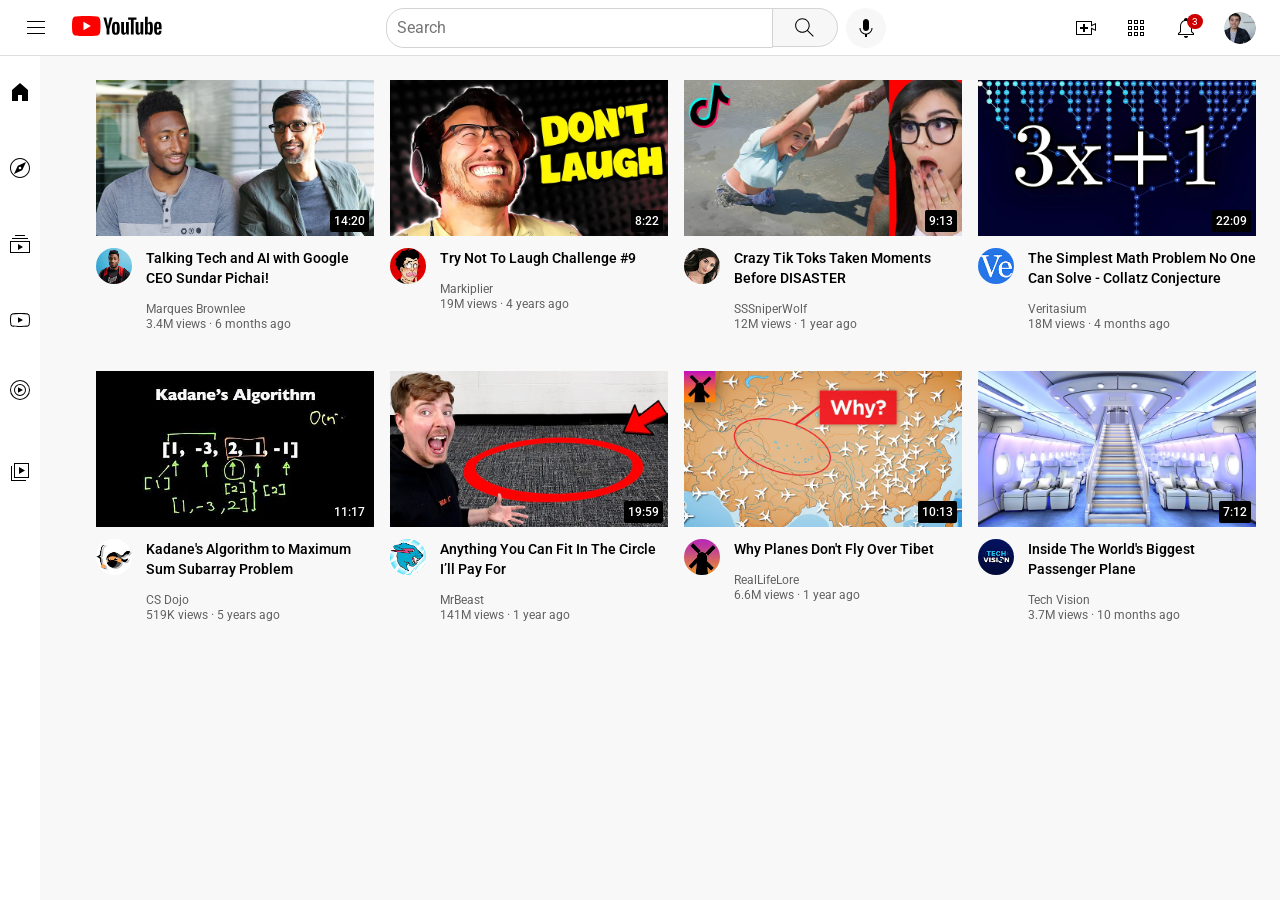
<file: index.html>
<!DOCTYPE html>
<html>
  <title>YouTube Project</title>
  <head>
    <link rel="preconnect" href="https://fonts.googleapis.com" />
    <link rel="preconnect" href="https://fonts.gstatic.com" crossorigin />
    <link
      href="https://fonts.googleapis.com/css2?family=Roboto:wght@400;700&display=swap"
      rel="stylesheet"
    />
    <link rel="stylesheet" href="styles/general.css" />
    <link rel="stylesheet" href="styles/header.css" />
    <link rel="stylesheet" href="styles/video.css" />
    <link rel="stylesheet" href="styles/sidebar.css" />
  </head>
  <body>
    <div class="header">
      <div class="left-section">
        <img class="hamburger-menu" src="images/icons/hamburger-menu.svg" />
        <a href="https://www.youtube.com/"
          ><img class="youtube-logo" src="images/icons/youtube-logo.svg"
        /></a>
      </div>
      <div class="middle-section">
        <input class="search-bar" type="text" placeholder="Search" />
        <button class="search-button">
          <img class="search-icon" src="images/icons/search.svg" />
          <div class="tooltip">Search</div>
        </button>
        <button class="voice-search-button">
          <img
            class="voice-search-icon"
            src="images/icons/voice-search-icon.svg"
          />
          <div class="tooltip">Search with your voice</div>
        </button>
      </div>
      <div class="right-section">
        <div class="upload-icon-container">
          <img class="upload-icon" src="images/icons/upload.svg" />
          <div class="tooltip">Create</div>
        </div>
        <div class="youtube-apps-icon-container">
          <img class="youtube-apps-icon" src="images/icons/youtube-apps.svg" />
          <div class="tooltip">YouTube apps</div>
        </div>
        <div class="notifications-icon-container">
          <img
            class="notifications-icon"
            src="images/icons/notifications.svg"
          />
          <div class="notifications-count">3</div>
          <div class="tooltip">Notifications</div>
        </div>
        <img
          class="current-user-picture"
          src="images/channel-pictures/my-channel.jpeg"
        />
      </div>
    </div>

    <div class="sidebar">
      <div class="sidebar-link">
        <img src="images/icons/home.svg" />
        <div class="sidebar-text">Home</div>
      </div>
      <div class="sidebar-link">
        <img src="images/icons/explore.svg" />
        <div class="sidebar-text">Explore</div>
      </div>
      <div class="sidebar-link">
        <img src="images/icons/subscriptions.svg" />
        <div class="sidebar-text">Subscriptions</div>
      </div>
      <div class="sidebar-link">
        <img src="images/icons/originals.svg" />
        <div class="sidebar-text">Originals</div>
      </div>
      <div class="sidebar-link">
        <img src="images/icons/youtube-music.svg" />
        <div class="sidebar-text">Youtube<br />Music</div>
      </div>
      <div class="sidebar-link">
        <img src="images/icons/library.svg" />
        <div class="sidebar-text">Library</div>
      </div>
    </div>
    <div class="video-grid">
      <div class="video-preview">
        <div class="thumbnail-row">
          <a href="https://www.youtube.com/watch?v=n2RNcPRtAiY"
            ><img class="thumbnail" src="images/thumbnails/thumbnail-1.webp"
          /></a>
          <div class="video-time">14:20</div>
        </div>
        <div class="video-info-grid">
          <div class="channel-picture">
            <a href="https://www.youtube.com/@mkbhd"
              ><img
                class="profile-picture"
                src="images/channel-pictures/channel-1.jpeg"
            /></a>
            <div class="channel-info-container">
              <div class="channel-info-picture">
                <img
                  class="profile-picture"
                  src="images/channel-pictures/channel-1.jpeg"
                />
              </div>
              <div class="channel-info-text">
                <div class="channel-info-name">Marques Brownlee</div>
                <div class="channel-info-sub-count">17.8M Subscribers</div>
              </div>
            </div>
          </div>
          <div class="video-info">
            <a href="https://www.youtube.com/watch?v=n2RNcPRtAiY"
              ><p class="video-title">
                Talking Tech and AI with Google CEO Sundar Pichai!
              </p></a
            >
            <a href="https://www.youtube.com/@mkbhd">
              <p class="video-author">Marques Brownlee</p></a
            >
            <p class="video-stats">3.4M views &#183; 6 months ago</p>
          </div>
        </div>
      </div>

      <div class="video-preview">
        <div class="thumbnail-row">
          <a href="https://www.youtube.com/watch?v=mP0RAo9SKZk"
            ><img class="thumbnail" src="images/thumbnails/thumbnail-2.webp"
          /></a>
          <div class="video-time">8:22</div>
        </div>
        <div class="video-info-grid">
          <div class="channel-picture">
            <a href="https://www.youtube.com/c/markiplier"
              ><img
                class="profile-picture"
                src="images/channel-pictures/channel-2.jpeg"
            /></a>
            <div class="channel-info-container">
              <div class="channel-info-picture">
                <img
                  class="profile-picture"
                  src="images/channel-pictures/channel-2.jpeg"
                />
              </div>
              <div class="channel-info-text">
                <div class="channel-info-name">Markiplier</div>
                <div class="channel-info-sub-count">35.8M Subscribers</div>
              </div>
            </div>
          </div>
          <div class="video-info">
            <a href="https://www.youtube.com/watch?v=mP0RAo9SKZk"
              ><p class="video-title">Try Not To Laugh Challenge #9</p></a
            >
            <a href="https://www.youtube.com/c/markiplier"
              ><p class="video-author">Markiplier</p></a
            >
            <p class="video-stats">19M views &#183; 4 years ago</p>
          </div>
        </div>
      </div>

      <div class="video-preview">
        <div class="thumbnail-row">
          <a href="https://www.youtube.com/watch?v=FgjPQQeTh1w"
            ><img class="thumbnail" src="images/thumbnails/thumbnail-3.webp"
          /></a>
          <div class="video-time">9:13</div>
        </div>
        <div class="video-info-grid">
          <div class="channel-picture">
            <a href="https://www.youtube.com/user/SSSniperWolf">
              <img
                class="profile-picture"
                src="images/channel-pictures/channel-3.jpeg"
            /></a>
            <div class="channel-info-container">
              <div class="channel-info-picture">
                <img
                  class="profile-picture"
                  src="images/channel-pictures/channel-3.jpeg"
                />
              </div>
              <div class="channel-info-text">
                <div class="channel-info-name">SSSniperWolf</div>
                <div class="channel-info-sub-count">34.1M Subscribers</div>
              </div>
            </div>
          </div>
          <div class="video-info">
            <a href="https://www.youtube.com/watch?v=FgjPQQeTh1w">
              <p class="video-title">
                Crazy Tik Toks Taken Moments Before DISASTER
              </p></a
            >
            <a href="https://www.youtube.com/user/SSSniperWolf"
              ><p class="video-author">SSSniperWolf</p></a
            >
            <p class="video-stats">12M views &#183; 1 year ago</p>
          </div>
        </div>
      </div>

      <div class="video-preview">
        <div class="thumbnail-row">
          <a href="https://www.youtube.com/watch?v=094y1Z2wpJg"
            ><img class="thumbnail" src="images/thumbnails/thumbnail-4.webp"
          /></a>
          <div class="video-time">22:09</div>
        </div>
        <div class="video-info-grid">
          <div class="channel-picture">
            <a href="https://www.youtube.com/c/veritasium">
              <img
                class="profile-picture"
                src="images/channel-pictures/channel-4.jpeg"
            /></a>
            <div class="channel-info-container">
              <div class="channel-info-picture">
                <img
                  class="profile-picture"
                  src="images/channel-pictures/channel-4.jpeg"
                />
              </div>
              <div class="channel-info-text">
                <div class="channel-info-name">Veritasium</div>
                <div class="channel-info-sub-count">14.3M Subscribers</div>
              </div>
            </div>
          </div>
          <div class="video-info">
            <a href="https://www.youtube.com/watch?v=094y1Z2wpJg">
              <p class="video-title">
                The Simplest Math Problem No One Can Solve - Collatz Conjecture
              </p></a
            >
            <a href="https://www.youtube.com/c/veritasium">
              <p class="video-author">Veritasium</p></a
            >
            <p class="video-stats">18M views &#183; 4 months ago</p>
          </div>
        </div>
      </div>

      <div class="video-preview">
        <div class="thumbnail-row">
          <a href="https://www.youtube.com/watch?v=86CQq3pKSUw">
            <img class="thumbnail" src="images/thumbnails/thumbnail-5.webp"
          /></a>
          <div class="video-time">11:17</div>
        </div>
        <div class="video-info-grid">
          <div class="channel-picture">
            <a href="https://www.youtube.com/c/CSDojo">
              <img
                class="profile-picture"
                src="images/channel-pictures/channel-5.jpeg"
            /></a>
            <div class="channel-info-container">
              <div class="channel-info-picture">
                <img
                  class="profile-picture"
                  src="images/channel-pictures/channel-5.jpeg"
                />
              </div>
              <div class="channel-info-text">
                <div class="channel-info-name">CS Dojo</div>
                <div class="channel-info-sub-count">1.92M Subscribers</div>
              </div>
            </div>
          </div>
          <div class="video-info">
            <a href="https://www.youtube.com/watch?v=86CQq3pKSUw">
              <p class="video-title">
                Kadane's Algorithm to Maximum Sum Subarray Problem
              </p></a
            >
            <a href="https://www.youtube.com/c/CSDojo">
              <p class="video-author">CS Dojo</p></a
            >
            <p class="video-stats">519K views &#183; 5 years ago</p>
          </div>
        </div>
      </div>

      <div class="video-preview">
        <div class="thumbnail-row">
          <a href="https://www.youtube.com/watch?v=yXWw0_UfSFg">
            <img class="thumbnail" src="images/thumbnails/thumbnail-6.webp"
          /></a>
          <div class="video-time">19:59</div>
        </div>
        <div class="video-info-grid">
          <div class="channel-picture">
            <a href="https://www.youtube.com/channel/UCX6OQ3DkcsbYNE6H8uQQuVA">
              <img
                class="profile-picture"
                src="images/channel-pictures/channel-6.jpeg"
            /></a>
            <div class="channel-info-container">
              <div class="channel-info-picture">
                <img
                  class="profile-picture"
                  src="images/channel-pictures/channel-6.jpeg"
                />
              </div>
              <div class="channel-info-text">
                <div class="channel-info-name">MrBeast</div>
                <div class="channel-info-sub-count">209M Subscribers</div>
              </div>
            </div>
          </div>
          <div class="video-info">
            <a href="https://www.youtube.com/watch?v=yXWw0_UfSFg">
              <p class="video-title">
                Anything You Can Fit In The Circle I’ll Pay For
              </p></a
            >
            <a href="https://www.youtube.com/channel/UCX6OQ3DkcsbYNE6H8uQQuVA">
              <p class="video-author">MrBeast</p></a
            >
            <p class="video-stats">141M views &#183; 1 year ago</p>
          </div>
        </div>
      </div>

      <div class="video-preview">
        <div class="thumbnail-row">
          <a href="https://www.youtube.com/watch?v=fNVa1qMbF9Y">
            <img class="thumbnail" src="images/thumbnails/thumbnail-7.webp"
          /></a>
          <div class="video-time">10:13</div>
        </div>
        <div class="video-info-grid">
          <div class="channel-picture">
            <a href="https://www.youtube.com/channel/UCP5tjEmvPItGyLhmjdwP7Ww">
              <img
                class="profile-picture"
                src="images/channel-pictures/channel-7.jpeg"
            /></a>
            <div class="channel-info-container">
              <div class="channel-info-picture">
                <img
                  class="profile-picture"
                  src="images/channel-pictures/channel-7.jpeg"
                />
              </div>
              <div class="channel-info-text">
                <div class="channel-info-name">RealLifeLore</div>
                <div class="channel-info-sub-count">7.19M Subscribers</div>
              </div>
            </div>
          </div>
          <div class="video-info">
            <a href="https://www.youtube.com/watch?v=fNVa1qMbF9Y">
              <p class="video-title">Why Planes Don't Fly Over Tibet</p></a
            >
            <a href="https://www.youtube.com/channel/UCP5tjEmvPItGyLhmjdwP7Ww">
              <p class="video-author">RealLifeLore</p></a
            >
            <p class="video-stats">6.6M views &#183; 1 year ago</p>
          </div>
        </div>
      </div>

      <div class="video-preview">
        <div class="thumbnail-row">
          <a href="https://www.youtube.com/watch?v=lFm4EM1juls">
            <img class="thumbnail" src="images/thumbnails/thumbnail-8.webp"
          /></a>
          <div class="video-time">7:12</div>
        </div>
        <div class="video-info-grid">
          <div class="channel-picture">
            <a href="https://www.youtube.com/channel/UCHAK6CyegY22Zj2GWrcaIxg">
              <img
                class="profile-picture"
                src="images/channel-pictures/channel-8.jpeg"
            /></a>
            <div class="channel-info-container">
              <div class="channel-info-picture">
                <img
                  class="profile-picture"
                  src="images/channel-pictures/channel-8.jpeg"
                />
              </div>
              <div class="channel-info-text">
                <div class="channel-info-name">Tech Vision</div>
                <div class="channel-info-sub-count">820K Subscribers</div>
              </div>
            </div>
          </div>
          <div class="video-info">
            <a href="https://www.youtube.com/watch?v=lFm4EM1juls">
              <p class="video-title">
                Inside The World's Biggest Passenger Plane
              </p></a
            >
            <a href="https://www.youtube.com/channel/UCHAK6CyegY22Zj2GWrcaIxg">
              <p class="video-author">Tech Vision</p></a
            >
            <p class="video-stats">3.7M views &#183; 10 months ago</p>
          </div>
        </div>
      </div>
    </div>
  </body>
</html>
</file>
<file: styles/general.css>
p {
  margin-top: 0;
  margin-bottom: 0;
}

body {
  font-family: Roboto, Arial;
  margin: 0;
  padding-top: 80px;
  padding-left: 96px;
  padding-right: 24px;
  padding-bottom: 100px;
  background-color: rgb(248, 248, 248);
}
</file>
<file: styles/header.css>
.header {
  height: 55px;
  display: flex;
  flex-direction: row;
  justify-content: space-between;
  position: fixed;
  top: 0;
  left: 0;
  right: 0;
  background-color: white;
 border-bottom: 0.8px;
 border-bottom-style: solid ;
 border-bottom-color: rgb(222, 222, 222) ;
 z-index: 100;

}

.left-section {
  display: flex;
  align-items: center;
}

.hamburger-menu {
  height: 24px;
  margin-left: 24px;
  margin-right: 24px;
  cursor: pointer;
}

.youtube-logo {
  height: 20px;
  cursor: pointer;
}

.middle-section {
  flex: 1;
  display: flex;
  align-items: center;
  justify-content: right;
  margin-left: 70px;
  margin-right: 35px;
  max-width: 500px;
}

.search-bar::placeholder {
  font-family: Roboto,Arial;
  font-size: 16px;
}

.search-bar {
  max-width: 400px;
  height: 36px;
  padding-left: 10px;
  font-size: 16px;
  border: 1px solid lightgray;
  border-radius: 18px 0 0 18px;
  width: 0px;
  flex: 1;
  
}

.search-bar:focus {
  outline: none;
}


.search-button {
  height: 39px;
  width: 66px;
  background-color:rgb(247, 247, 247);
  border: 1px solid lightgray;
  border-radius: 0 20px 20px 0;
  margin-left: -1px;
  margin-right: 8px;
  

}

.search-button, .voice-search-button,
.upload-icon-container, .youtube-apps-icon-container,
.notifications-icon-container, .current-user-picture {
  position: relative;
  display: flex;
  justify-content: center;
  align-items: center;
  cursor: pointer;
}

.search-button .tooltip,
.voice-search-button .tooltip,
.upload-icon-container .tooltip,
.youtube-apps-icon-container .tooltip,
.notifications-icon-container .tooltip {
  position: absolute;
  background-color: gray;
  color: white;
  padding-top: 4px;
  padding-bottom: 4px;
  padding-left: 8px;
  padding-right: 8px;
  border-radius: 2px;
  font-size: 12px;
  bottom: -30px;
  opacity: 0;
  pointer-events: none;
  white-space: nowrap;
}

.search-button:hover .tooltip,
.voice-search-button:hover .tooltip,
.upload-icon-container:hover .tooltip,
.youtube-apps-icon-container:hover .tooltip,
.notifications-icon-container:hover .tooltip {
  opacity: 1;
  transition: opacity 0.1s;
}

.search-icon {
  height: 25px;
}

.voice-search-button {
  height: 40px;
  width: 40px;
  border-radius: 20px;
  border: none;
  background-color: rgb(247, 247, 247);
}

.voice-search-icon {
  height: 24px;
}

.right-section {
  width: 182px;
  display: flex;
  align-items: center;
  justify-content: space-between;
  margin-right: 24px;
  flex-shrink: 0;
}

.upload-icon {
  height: 24px;
}

.youtube-apps-icon {
  height: 24px;
}

.notifications-icon {
  height: 24px;
}

.notifications-icon-container {
  position: relative;
}

.notifications-count {
  position: absolute;
  top: -2px;
  right: -5px;
  background-color: rgb(204, 0, 0);
  color: white;
  font-size: 10px;
  padding-left: 5px;
  padding-right: 5px;
  padding-bottom: 2px;
  padding-top: 2px;
  border-radius: 10px;
}

.current-user-picture {
  height: 32px;
  border-radius: 16px;
}
</file>
<file: styles/video.css>
.thumbnail {
  width: 100%;
}

.video-title {
  margin-top: 0px;
  font-size: 14px;
  font-weight: 550 ;
  line-height: 20px;
  margin-bottom: 10px;
}

a:link, a:visited {
  color: black;
  text-decoration: none;
}

.video-info-grid {
  position: relative;
  display: grid;
  grid-template-columns: 50px 1fr;
}

.profile-picture, .channel-picture {
  width: 36px;
  border-radius: 50px;
}

.channel-picture {
  height: 36px;
}


.thumbnail-row {
  margin-bottom: 8px;
  position: relative;
}

.video-author,
.video-stats {
  font-size: 12px;
  color: rgb(96, 96, 96);
}

.video-author {
  margin-bottom: 4px;
}

a .video-author {
  display: inline;
}

.video-author:hover {
  color: rgb(48, 0, 106);
}

.video-grid {
  display: grid;
  grid-template-columns: 1fr 1fr 1fr;
  column-gap: 16px;
  row-gap: 40px;
}

@media (max-width: 800px) {
  .video-grid{
    grid-template-columns: 1fr 1fr;
  }
  
}

@media (max-width: 801px) and (min-width: 1199px){
  .video-grid{
    grid-template-columns: 1fr 1fr 1fr;
  }
  
}

@media (min-width: 1200px) {
  .video-grid{
    grid-template-columns: 1fr 1fr 1fr 1fr;
  }
  
}


.video-time {
  font-size: 12px;
  font-weight: 500;
  background-color: black;
  color: white;
  position: absolute;
  border-radius: 2px;
  bottom: 8px;
  right: 5px;
  padding: 4px;
}

.channel-info-container {
  position: absolute;
  display: flex;
  flex-direction: row;
  height: 60px;
  left: 0;
  top: 40px;
  align-items: center;
  background-color: white;
  border-radius: 5px;
  box-shadow: 0px 0px 5px rgba(0, 0, 0, 0.3);
  opacity: 0;
  transition: opacity 0.3s;
  pointer-events: none;
}

.channel-picture:hover .channel-info-container {
  opacity: 1;
  transition: opacity 0.15s;
  pointer-events: auto;
}

.channel-info-text {
  display: flex;
  flex-direction: column;
  padding-right: 8px;
}

.channel-info-picture {
  display: flex;
  justify-content: center;
  margin-right: 10px;
  margin-left: 5px;
}

.channel-info-container .profile-picture {
  width: 50px;
}

.channel-info-name {
  font-weight: 550;
  font-size: 14px;
}

.channel-info-sub-count {
  font-size: 12px;
}
</file>
<file: styles/sidebar.css>
.sidebar {
  position: fixed;
  left: 0;
  bottom: 0;
  top: 56px;
  background-color: white;
  width: 40px;
  z-index: 200;
  padding-top: 5px;
  transition: width 0.2s;
}

.sidebar:hover {
  width: 72px;
}

.sidebar:hover .sidebar-text {
  opacity: 1;
}

.sidebar-link {
  height: 76px;
  display: flex;
  position: relative;
  justify-content: center;
  align-items: center;
  flex-direction: column;
}
.sidebar-link:hover {
  background-color: rgb(235, 235, 235);
  cursor: pointer;
}

.sidebar-link img {
  height: 24px;
  margin-bottom: 4px;
}

.sidebar-text {
  opacity: 0;
  font-size: 10px;
  text-align: center;
  transition: opacity 0.2s;
}
</file>
